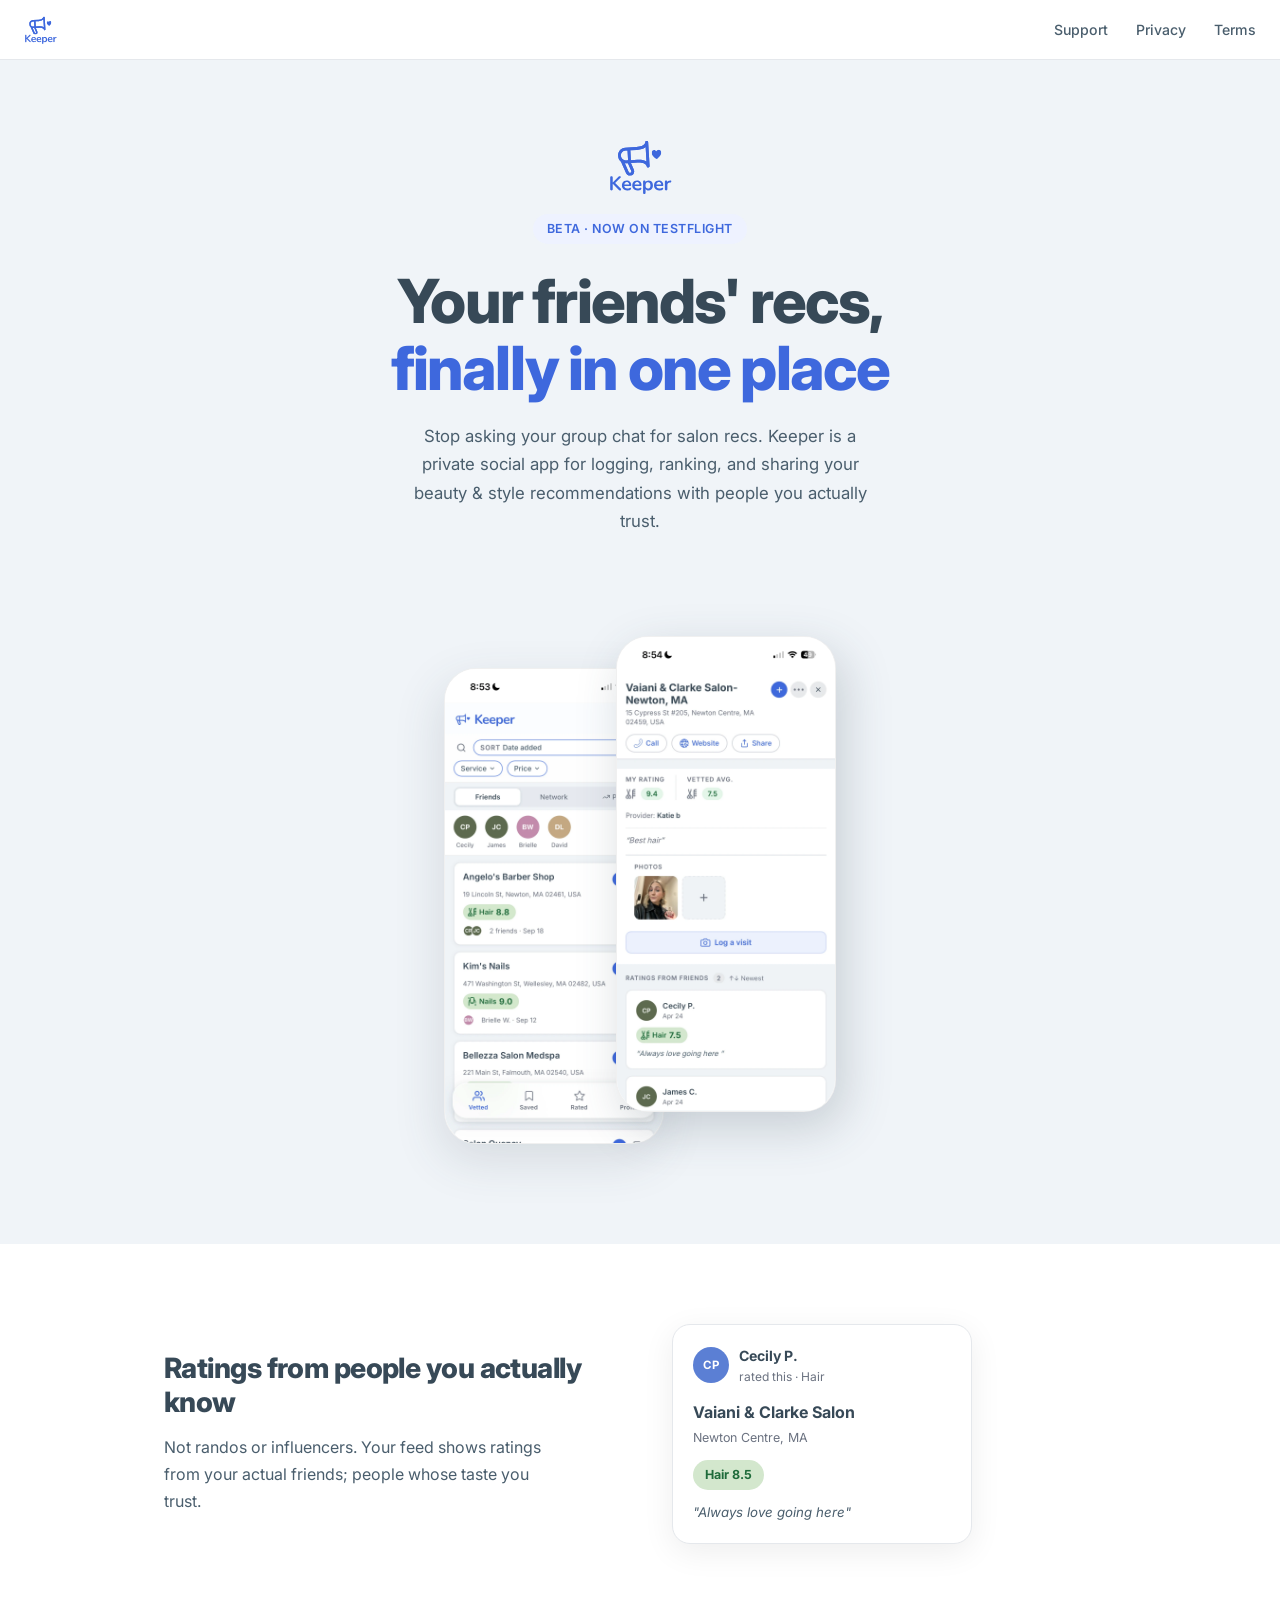
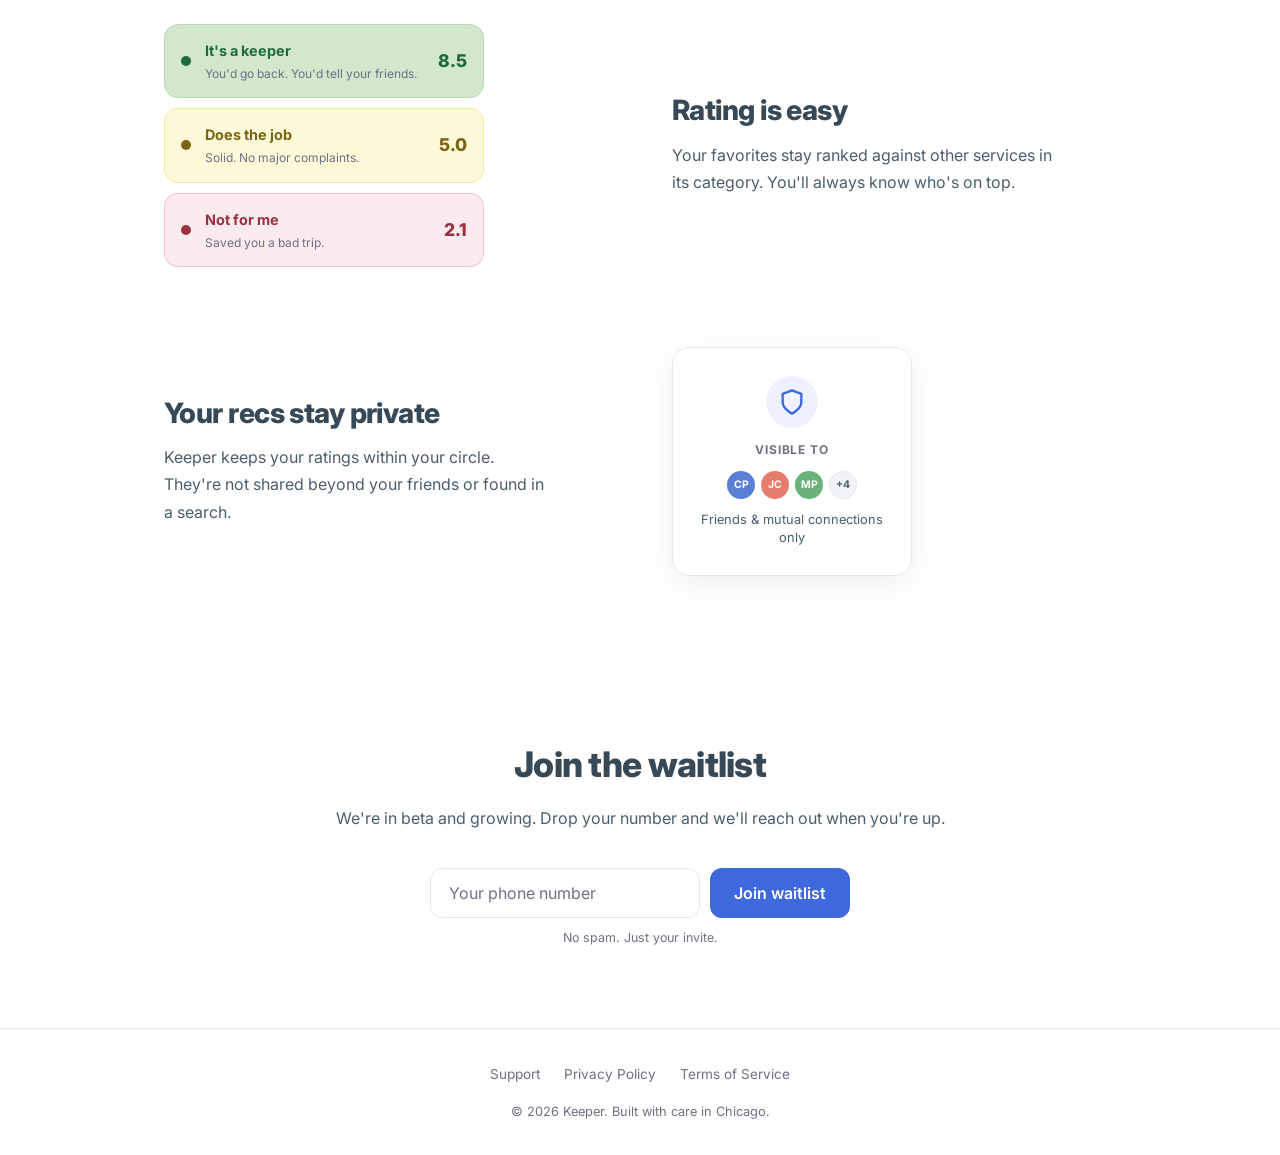
<file: index.html>
<!DOCTYPE html>
<html lang="en">
<head>
  <meta charset="UTF-8" />
  <meta name="viewport" content="width=device-width, initial-scale=1.0" />
  <title>Keeper — Beauty recs from people you trust</title>
  <meta name="description" content="Keeper is the social ratings app for beauty and wellness. See where your friends get their hair, nails, brows, and more." />

  <!-- Open Graph / iMessage link preview -->
  <meta property="og:type"        content="website" />
  <meta property="og:url"         content="https://try-keeper.com" />
  <meta property="og:title"       content="Keeper — Beauty recs from people you trust" />
  <meta property="og:description" content="Stop asking your group chat for salon recs. Keeper lets you search, rank, and share all your beauty recommendations." />
  <meta property="og:image"       content="https://try-keeper.com/og-image.png" />
  <meta property="og:image:width"  content="1200" />
  <meta property="og:image:height" content="630" />

  <!-- Twitter / fallback -->
  <meta name="twitter:card"        content="summary_large_image" />
  <meta name="twitter:title"       content="Keeper — Beauty recs from people you trust" />
  <meta name="twitter:description" content="Stop asking your group chat for salon recs. Keeper lets you search, rank, and share all your beauty recommendations." />
  <meta name="twitter:image"       content="https://try-keeper.com/og-image.png" />

  <link rel="icon" href="favicon.svg" type="image/svg+xml" />
  <link rel="stylesheet" href="style.css" />
</head>
<body>

  <nav>
    <a href="index.html" class="nav-logo"><img src="logo.svg" alt="Keeper" /></a>
    <ul class="nav-links">
      <li><a href="support.html">Support</a></li>
      <li><a href="privacy.html">Privacy</a></li>
      <li><a href="terms.html">Terms</a></li>
    </ul>
  </nav>

  <!-- Hero -->
  <section class="hero" id="join">
    <div class="hero-inner">
      <img src="logo.svg" alt="Keeper" class="hero-logo" />
      <div class="hero-badge">Beta · Now on TestFlight</div>
      <h1>Your friends' recs,<br><span>finally in one place</span></h1>
      <p class="hero-sub">
        Stop asking your group chat for salon recs.
        Keeper is a private social app for logging, ranking, and sharing your beauty &amp; style recommendations with people you actually trust.
      </p>
    </div>
  </section>

  <!-- App Screenshots -->
  <section class="screenshots-section">
    <div class="screenshots-inner">
      <div class="screenshot-phone screenshot-phone--back">
        <img src="screenshot-feed.png" alt="Keeper home feed" />
      </div>
      <div class="screenshot-phone screenshot-phone--front">
        <img src="screenshot-detail.png" alt="Keeper rating screen" />
      </div>
    </div>
  </section>

  <!-- Three differentiators with inline UI -->
  <section class="section diff-section">
    <div class="diff-item">
      <div class="diff-text">
        <h3 class="diff-heading">Ratings from people you actually know</h3>
        <p class="diff-desc">Not randos or influencers. Your feed shows ratings from your actual friends; people whose taste you trust.</p>
      </div>
      <div class="diff-ui">
        <div class="ui-card">
          <div class="ui-card-header">
            <div class="ui-avatar" style="background:#5B7FD4">CP</div>
            <div>
              <div class="ui-friend-name">Cecily P.</div>
              <div class="ui-meta">rated this · Hair</div>
            </div>
          </div>
          <div class="ui-salon-name">Vaiani &amp; Clarke Salon</div>
          <div class="ui-address">Newton Centre, MA</div>
          <div class="ui-chips">
            <span class="ui-chip ui-chip-keeper">Hair 8.5</span>
          </div>
          <div class="ui-note">"Always love going here"</div>
        </div>
      </div>
    </div>

    <div class="diff-item diff-item--flip">
      <div class="diff-text">
        <h3 class="diff-heading">Rating is easy</h3>
        <p class="diff-desc">Your favorites stay ranked against other services in its category. You'll always know who's on top.</p>
      </div>
      <div class="diff-ui">
        <div class="ui-tier-stack">
          <div class="ui-tier-row ui-tier-keeper">
            <div class="ui-tier-dot"></div>
            <div>
              <div class="ui-tier-label">It's a keeper</div>
              <div class="ui-tier-sub">You'd go back. You'd tell your friends.</div>
            </div>
            <div class="ui-tier-score">8.5</div>
          </div>
          <div class="ui-tier-row ui-tier-solid">
            <div class="ui-tier-dot"></div>
            <div>
              <div class="ui-tier-label">Does the job</div>
              <div class="ui-tier-sub">Solid. No major complaints.</div>
            </div>
            <div class="ui-tier-score">5.0</div>
          </div>
          <div class="ui-tier-row ui-tier-nope">
            <div class="ui-tier-dot"></div>
            <div>
              <div class="ui-tier-label">Not for me</div>
              <div class="ui-tier-sub">Saved you a bad trip.</div>
            </div>
            <div class="ui-tier-score">2.1</div>
          </div>
        </div>
      </div>
    </div>

    <div class="diff-item">
      <div class="diff-text">
        <h3 class="diff-heading">Your recs stay private</h3>
        <p class="diff-desc">Keeper keeps your ratings within your circle. They're not shared beyond your friends or found in a search.</p>
      </div>
      <div class="diff-ui">
        <div class="ui-card ui-card-privacy">
          <div class="ui-privacy-icon">
            <svg viewBox="0 0 24 24" fill="none" stroke="currentColor" stroke-width="2" stroke-linecap="round" stroke-linejoin="round" width="28" height="28"><path d="M12 22s8-4 8-10V5l-8-3-8 3v7c0 6 8 10 8 10z"/></svg>
          </div>
          <div class="ui-privacy-label">Visible to</div>
          <div class="ui-privacy-row">
            <div class="ui-avatar ui-avatar-sm" style="background:#5B7FD4">CP</div>
            <div class="ui-avatar ui-avatar-sm" style="background:#E47D6C">JC</div>
            <div class="ui-avatar ui-avatar-sm" style="background:#68B37A">MP</div>
            <div class="ui-avatar-more">+4</div>
          </div>
          <div class="ui-privacy-sub">Friends &amp; mutual connections only</div>
        </div>
      </div>
    </div>
  </section>

  <!-- CTA -->
  <section class="cta-section">
    <h2>Join the waitlist</h2>
    <p>We're in beta and growing. Drop your number and we'll reach out when you're up.</p>
    <form class="waitlist-form" id="waitlist-form-2" onsubmit="submitWaitlist(event, '2')">
      <input type="tel" id="phone-input-2" class="waitlist-input" placeholder="Your phone number" autocomplete="tel" required />
      <button type="submit" class="waitlist-btn" id="waitlist-btn-2">Join waitlist</button>
    </form>
    <div class="waitlist-hint">No spam. Just your invite.</div>
    <div class="waitlist-success" id="waitlist-success-2">You're on the list — we'll be in touch.</div>
    <div class="waitlist-error" id="waitlist-error-2">Something went wrong. Please try again.</div>
  </section>

  <footer>
    <ul class="footer-links">
      <li><a href="support.html">Support</a></li>
      <li><a href="privacy.html">Privacy Policy</a></li>
      <li><a href="terms.html">Terms of Service</a></li>
    </ul>
    <p class="footer-copy">© 2026 Keeper. Built with care in Chicago.</p>
  </footer>

  <script>
    const SUPABASE_URL = 'https://nqgkzilrzhgejvrcrtav.supabase.co'
    const SUPABASE_KEY = 'eyJhbGciOiJIUzI1NiIsInR5cCI6IkpXVCJ9.eyJpc3MiOiJzdXBhYmFzZSIsInJlZiI6Im5xZ2t6aWxyemhnZWp2cmNydGF2Iiwicm9sZSI6ImFub24iLCJpYXQiOjE3NzM2OTQ0OTAsImV4cCI6MjA4OTI3MDQ5MH0.r1vMxF3nzIfleIJajOIeuGA6wNvbadWpR5juSC9SWi4'

    function normalizePhone(raw) { return raw.replace(/\D/g, '') }

    async function submitWaitlist(e, suffix = '') {
      e.preventDefault()
      const phone   = normalizePhone(document.getElementById(`phone-input${suffix ? '-' + suffix : ''}`).value)
      const btn     = document.getElementById(`waitlist-btn${suffix ? '-' + suffix : ''}`)
      const form    = document.getElementById(`waitlist-form${suffix ? '-' + suffix : ''}`)
      const success = document.getElementById(`waitlist-success${suffix ? '-' + suffix : ''}`)
      const error   = document.getElementById(`waitlist-error${suffix ? '-' + suffix : ''}`)

      if (phone.length < 7) { error.textContent = 'Please enter a valid phone number.'; error.style.display = 'block'; return }

      btn.disabled = true
      btn.textContent = 'Joining…'
      error.style.display = 'none'

      try {
        const res = await fetch(`${SUPABASE_URL}/rest/v1/waitlist`, {
          method: 'POST',
          headers: { 'Content-Type': 'application/json', 'apikey': SUPABASE_KEY, 'Authorization': `Bearer ${SUPABASE_KEY}`, 'Prefer': 'return=minimal' },
          body: JSON.stringify({ phone }),
        })
        if (res.ok || res.status === 409) {
          form.style.display = 'none'
          success.style.display = 'flex'
        } else {
          throw new Error(`Status ${res.status}`)
        }
      } catch {
        btn.disabled = false
        btn.textContent = suffix ? 'Join waitlist' : 'Get early access'
        error.style.display = 'block'
      }
    }
  </script>
</body>
</html>
</file>
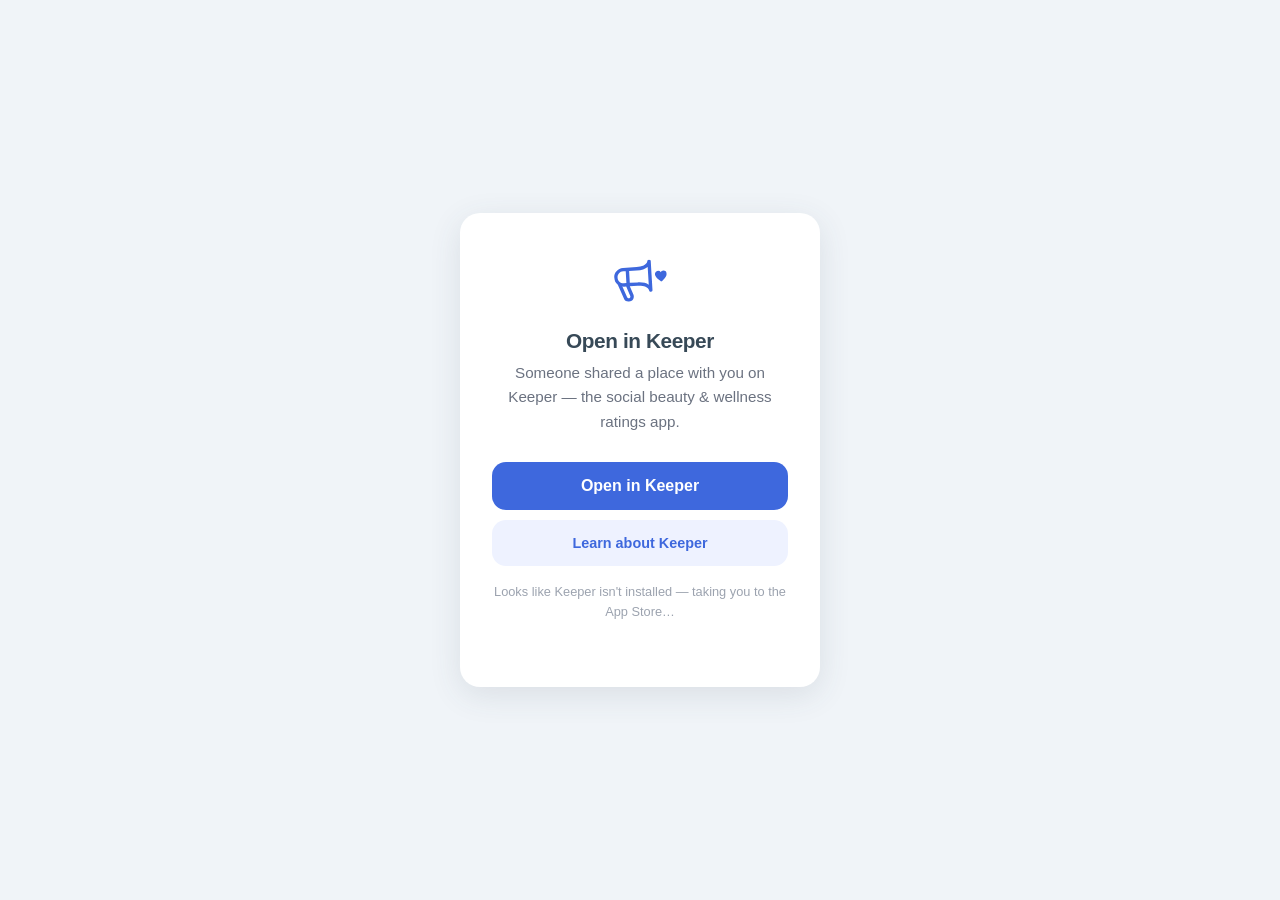
<file: place/index.html>
<!DOCTYPE html>
<html lang="en">
<head>
  <meta charset="UTF-8" />
  <meta name="viewport" content="width=device-width, initial-scale=1.0" />

  <!-- Primary -->
  <title>Keeper — Beauty recs from people you trust</title>
  <meta name="description" content="See ratings from people in your circle on Keeper — the beauty and wellness rec app." />

  <!-- Open Graph (drives the iMessage / Slack / Twitter link preview) -->
  <meta property="og:type"        content="website" />
  <meta property="og:site_name"   content="Keeper" />
  <meta property="og:title"       content="Check out this place on Keeper" />
  <meta property="og:description" content="See what your friends rated — hair, nails, skin, and more." />
  <meta property="og:image"       content="https://try-keeper.com/og-image.png" />
  <meta property="og:url"         content="https://try-keeper.com" />

  <!-- Twitter card -->
  <meta name="twitter:card"        content="summary_large_image" />
  <meta name="twitter:title"       content="Check out this place on Keeper" />
  <meta name="twitter:description" content="See what your friends rated — hair, nails, skin, and more." />
  <meta name="twitter:image"       content="https://try-keeper.com/og-image.png" />

  <link rel="icon" href="/favicon.svg" type="image/svg+xml" />

  <style>
    *, *::before, *::after { margin: 0; padding: 0; box-sizing: border-box; }
    body {
      font-family: -apple-system, 'Inter', sans-serif;
      background: #F0F4F8;
      color: #374957;
      min-height: 100vh;
      display: flex;
      align-items: center;
      justify-content: center;
      padding: 24px;
      text-align: center;
    }
    .card {
      background: white;
      border-radius: 20px;
      padding: 40px 32px 36px;
      max-width: 360px;
      width: 100%;
      box-shadow: 0 8px 32px rgba(55,73,87,0.12);
    }
    .logo { width: 56px; height: 56px; margin: 0 auto 20px; display: block; }
    h1 { font-size: 1.3rem; font-weight: 800; margin-bottom: 8px; letter-spacing: -0.02em; }
    p  { font-size: 0.95rem; color: #6B7280; line-height: 1.6; margin-bottom: 28px; }
    .btn {
      display: block;
      width: 100%;
      padding: 15px 20px;
      border-radius: 14px;
      font-size: 1rem;
      font-weight: 600;
      text-decoration: none;
      cursor: pointer;
      border: none;
      margin-bottom: 10px;
      transition: opacity 0.15s;
    }
    .btn:active { opacity: 0.8; }
    .btn-primary { background: #3E68DD; color: white; }
    .btn-secondary {
      background: #EEF2FF;
      color: #3E68DD;
      font-size: 0.9rem;
    }
    .status {
      font-size: 0.8rem;
      color: #9CA3AF;
      margin-top: 16px;
    }
  </style>
</head>
<body>
  <div class="card">
    <img src="/favicon.svg" alt="Keeper" class="logo" />
    <h1>Open in Keeper</h1>
    <p>Someone shared a place with you on Keeper — the social beauty &amp; wellness ratings app.</p>
    <button class="btn btn-primary" id="open-btn" onclick="tryOpenApp()">Open in Keeper</button>
    <a class="btn btn-secondary" href="/" id="web-btn">Learn about Keeper</a>
    <p class="status" id="status"></p>
  </div>

  <script>
    // Extract place ID from URL path: /place/abc123
    const parts   = window.location.pathname.replace(/\/$/, '').split('/')
    const placeId = parts[parts.length - 1] || ''

    function tryOpenApp() {
      if (!placeId) return

      const scheme  = `keeper://place/${placeId}`
      const appStore = 'https://apps.apple.com/us/app/keeper/id6746858298'

      // Attempt to open via custom URL scheme
      window.location.href = scheme

      // If we're still here after 1.5s, the app isn't installed — go to App Store
      const timer = setTimeout(() => {
        document.getElementById('status').textContent = "Looks like Keeper isn't installed — taking you to the App Store…"
        setTimeout(() => { window.location.href = appStore }, 800)
      }, 1500)

      // If the page loses focus (app opened successfully), cancel the redirect
      window.addEventListener('blur', () => clearTimeout(timer), { once: true })
    }

    // Auto-attempt on page load when a place ID is present
    if (placeId) {
      setTimeout(tryOpenApp, 300)
    }
  </script>
</body>
</html>
</file>
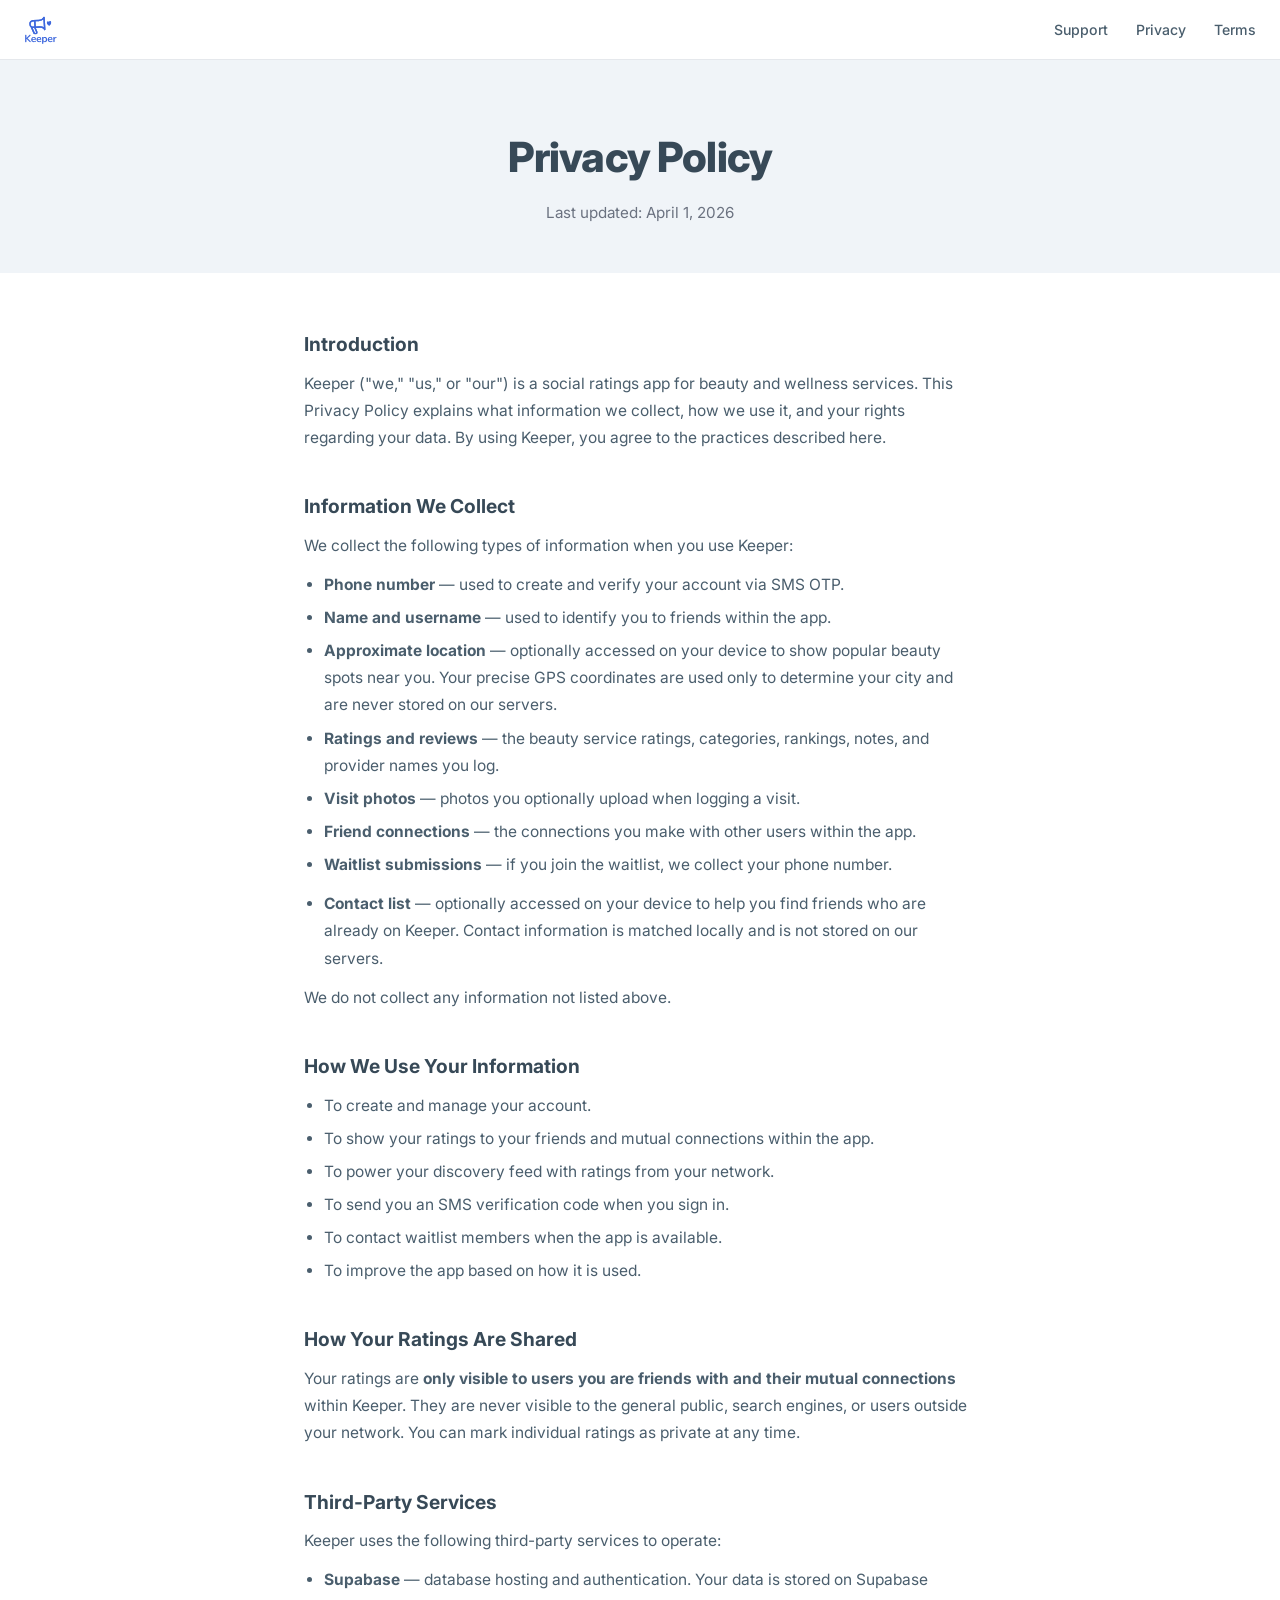
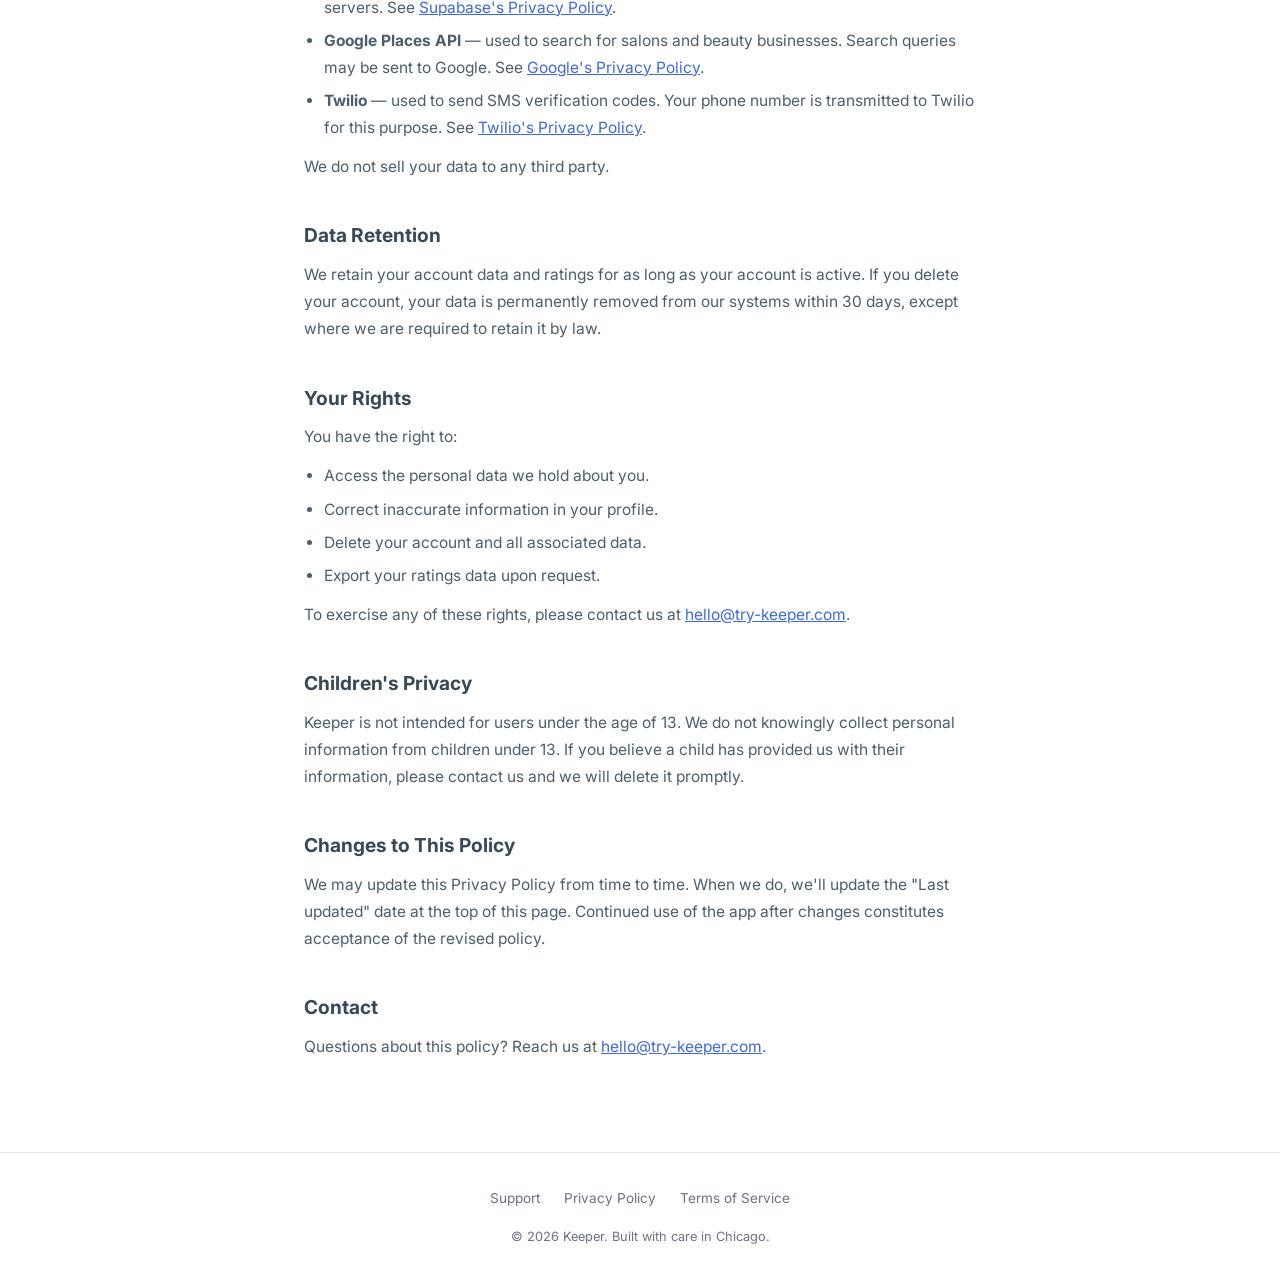
<file: privacy.html>
<!DOCTYPE html>
<html lang="en">
<head>
  <meta charset="UTF-8" />
  <meta name="viewport" content="width=device-width, initial-scale=1.0" />
  <title>Privacy Policy — Keeper</title>
  <link rel="icon" href="favicon.svg" type="image/svg+xml" />
  <link rel="stylesheet" href="style.css" />
</head>
<body>

  <nav>
    <a href="index.html" class="nav-logo"><img src="logo.svg" alt="Keeper" /></a>
    <ul class="nav-links">
      <li><a href="support.html">Support</a></li>
      <li><a href="privacy.html">Privacy</a></li>
      <li><a href="terms.html">Terms</a></li>
    </ul>
  </nav>

  <div class="prose-hero">
    <h1>Privacy Policy</h1>
    <p>Last updated: April 1, 2026</p>
  </div>

  <div class="prose">

    <h2>Introduction</h2>
    <p>
      Keeper ("we," "us," or "our") is a social ratings app for beauty and wellness services.
      This Privacy Policy explains what information we collect, how we use it, and your rights
      regarding your data. By using Keeper, you agree to the practices described here.
    </p>

    <h2>Information We Collect</h2>
    <p>We collect the following types of information when you use Keeper:</p>
    <ul>
      <li><strong>Phone number</strong> — used to create and verify your account via SMS OTP.</li>
      <li><strong>Name and username</strong> — used to identify you to friends within the app.</li>
      <li><strong>Approximate location</strong> — optionally accessed on your device to show popular beauty spots near you. Your precise GPS coordinates are used only to determine your city and are never stored on our servers.</li>
      <li><strong>Ratings and reviews</strong> — the beauty service ratings, categories, rankings, notes, and provider names you log.</li>
      <li><strong>Visit photos</strong> — photos you optionally upload when logging a visit.</li>
      <li><strong>Friend connections</strong> — the connections you make with other users within the app.</li>
      <li><strong>Waitlist submissions</strong> — if you join the waitlist, we collect your phone number.</li>
    </ul>
    <ul>
      <li><strong>Contact list</strong> — optionally accessed on your device to help you find friends who are already on Keeper. Contact information is matched locally and is not stored on our servers.</li>
    </ul>
    <p>We do not collect any information not listed above.</p>

    <h2>How We Use Your Information</h2>
    <ul>
      <li>To create and manage your account.</li>
      <li>To show your ratings to your friends and mutual connections within the app.</li>
      <li>To power your discovery feed with ratings from your network.</li>
      <li>To send you an SMS verification code when you sign in.</li>
      <li>To contact waitlist members when the app is available.</li>
      <li>To improve the app based on how it is used.</li>
    </ul>

    <h2>How Your Ratings Are Shared</h2>
    <p>
      Your ratings are <strong>only visible to users you are friends with and their mutual connections</strong>
      within Keeper. They are never visible to the general public, search engines, or users outside
      your network. You can mark individual ratings as private at any time.
    </p>

    <h2>Third-Party Services</h2>
    <p>Keeper uses the following third-party services to operate:</p>
    <ul>
      <li><strong>Supabase</strong> — database hosting and authentication. Your data is stored on Supabase servers. See <a href="https://supabase.com/privacy" target="_blank" rel="noopener">Supabase's Privacy Policy</a>.</li>
      <li><strong>Google Places API</strong> — used to search for salons and beauty businesses. Search queries may be sent to Google. See <a href="https://policies.google.com/privacy" target="_blank" rel="noopener">Google's Privacy Policy</a>.</li>
      <li><strong>Twilio</strong> — used to send SMS verification codes. Your phone number is transmitted to Twilio for this purpose. See <a href="https://www.twilio.com/en-us/legal/privacy" target="_blank" rel="noopener">Twilio's Privacy Policy</a>.</li>
    </ul>
    <p>We do not sell your data to any third party.</p>

    <h2>Data Retention</h2>
    <p>
      We retain your account data and ratings for as long as your account is active.
      If you delete your account, your data is permanently removed from our systems within 30 days,
      except where we are required to retain it by law.
    </p>

    <h2>Your Rights</h2>
    <p>You have the right to:</p>
    <ul>
      <li>Access the personal data we hold about you.</li>
      <li>Correct inaccurate information in your profile.</li>
      <li>Delete your account and all associated data.</li>
      <li>Export your ratings data upon request.</li>
    </ul>
    <p>
      To exercise any of these rights, please contact us at
      <a href="mailto:hello@try-keeper.com">hello@try-keeper.com</a>.
    </p>

    <h2>Children's Privacy</h2>
    <p>
      Keeper is not intended for users under the age of 13. We do not knowingly collect
      personal information from children under 13. If you believe a child has provided
      us with their information, please contact us and we will delete it promptly.
    </p>

    <h2>Changes to This Policy</h2>
    <p>
      We may update this Privacy Policy from time to time. When we do, we'll update the
      "Last updated" date at the top of this page. Continued use of the app after changes
      constitutes acceptance of the revised policy.
    </p>

    <h2>Contact</h2>
    <p>
      Questions about this policy? Reach us at
      <a href="mailto:hello@try-keeper.com">hello@try-keeper.com</a>.
    </p>

  </div>

  <footer>
    <ul class="footer-links">
      <li><a href="support.html">Support</a></li>
      <li><a href="privacy.html">Privacy Policy</a></li>
      <li><a href="terms.html">Terms of Service</a></li>
    </ul>
    <p class="footer-copy">© 2026 Keeper. Built with care in Chicago.</p>
  </footer>

</body>
</html>
</file>
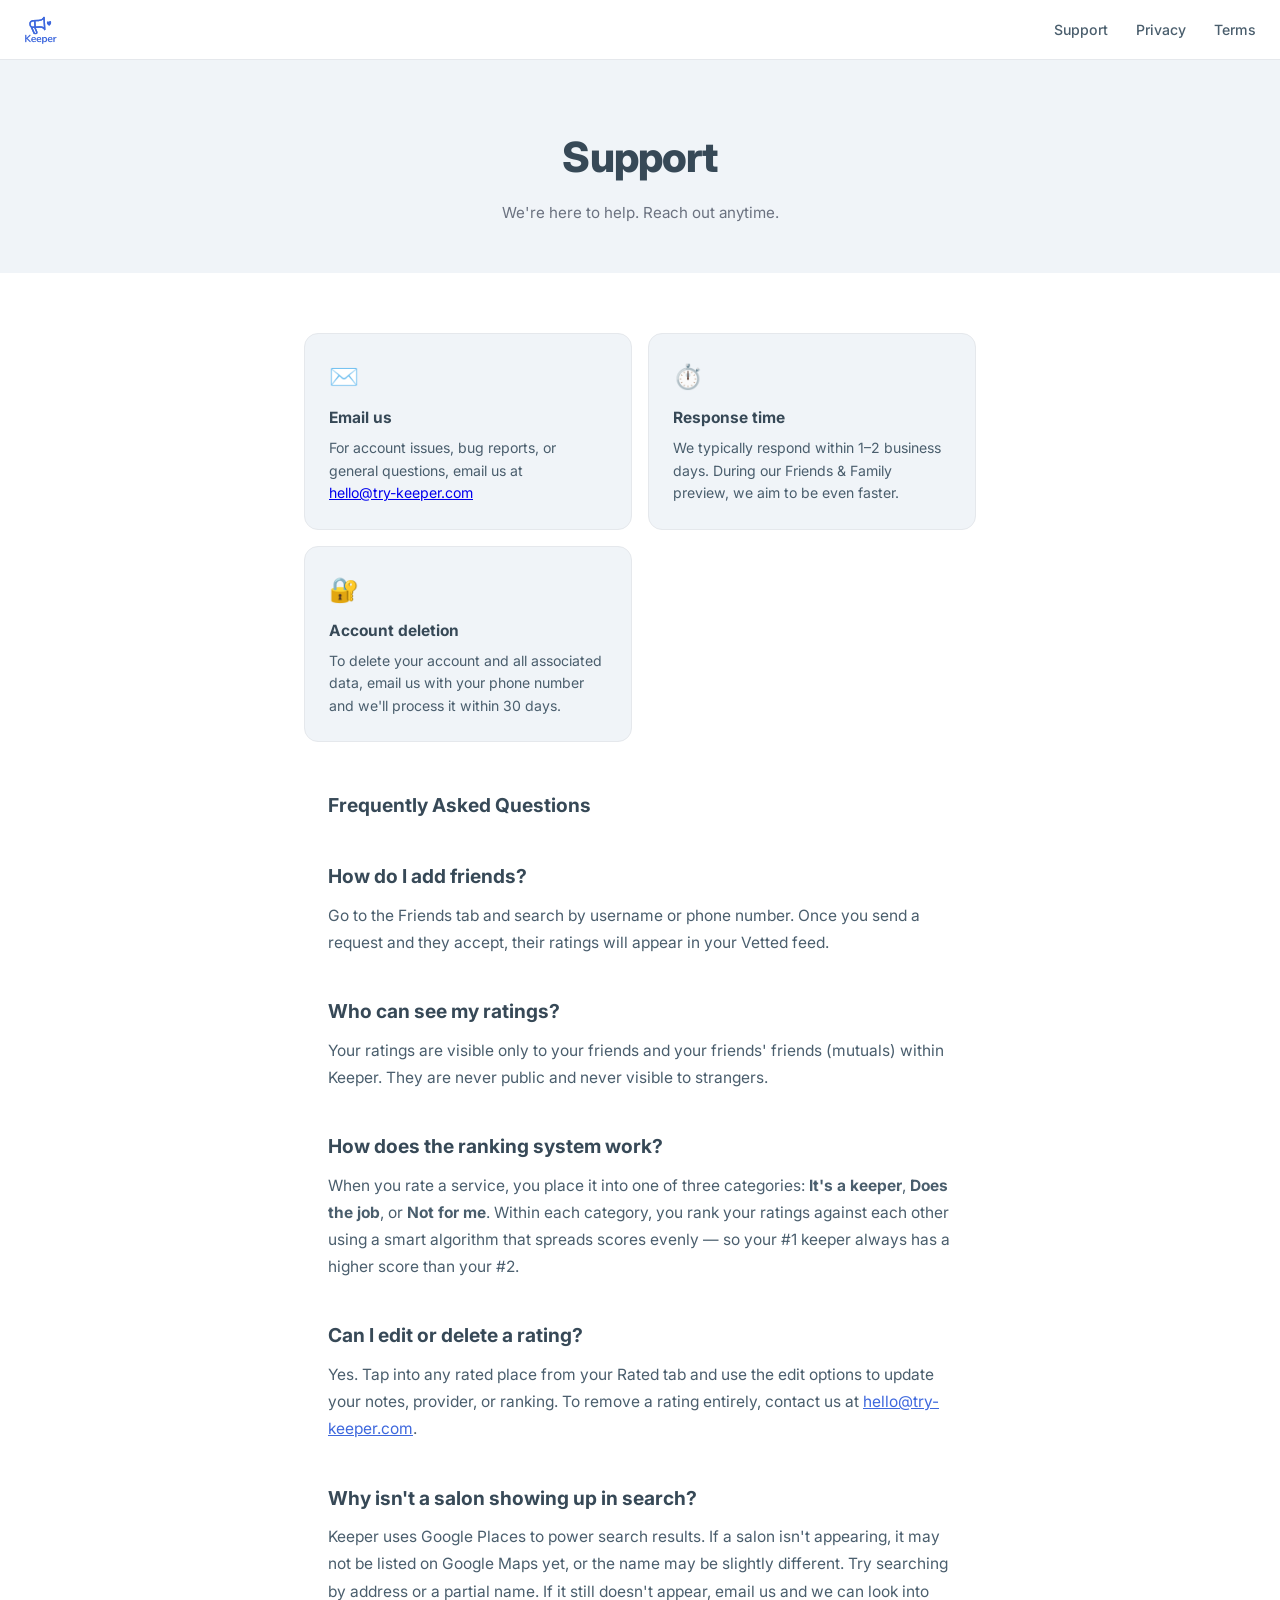
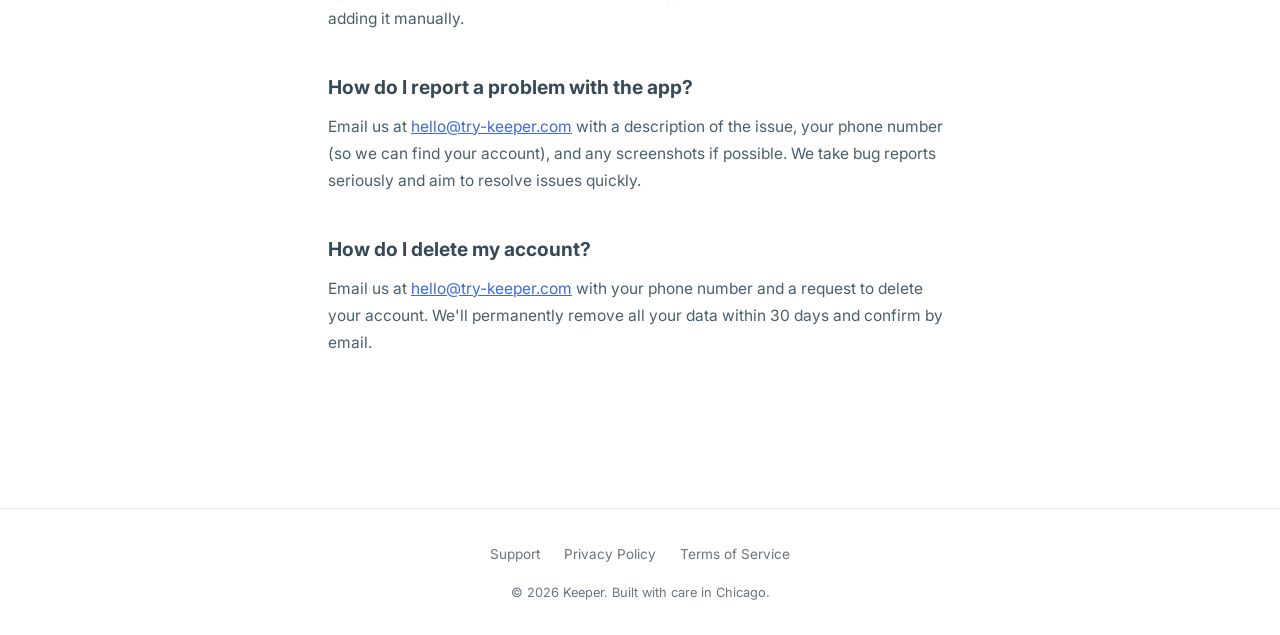
<file: support.html>
<!DOCTYPE html>
<html lang="en">
<head>
  <meta charset="UTF-8" />
  <meta name="viewport" content="width=device-width, initial-scale=1.0" />
  <title>Support — Keeper</title>
  <link rel="icon" href="favicon.svg" type="image/svg+xml" />
  <link rel="stylesheet" href="style.css" />
</head>
<body>

  <nav>
    <a href="index.html" class="nav-logo"><img src="logo.svg" alt="Keeper" /></a>
    <ul class="nav-links">
      <li><a href="support.html">Support</a></li>
      <li><a href="privacy.html">Privacy</a></li>
      <li><a href="terms.html">Terms</a></li>
    </ul>
  </nav>

  <div class="prose-hero">
    <h1>Support</h1>
    <p>We're here to help. Reach out anytime.</p>
  </div>

  <div class="section-sm">

    <div class="support-cards">
      <div class="support-card">
        <span class="support-card-icon">✉️</span>
        <div class="support-card-title">Email us</div>
        <p class="support-card-desc">
          For account issues, bug reports, or general questions, email us at<br />
          <a href="mailto:hello@try-keeper.com">hello@try-keeper.com</a>
        </p>
      </div>
      <div class="support-card">
        <span class="support-card-icon">⏱️</span>
        <div class="support-card-title">Response time</div>
        <p class="support-card-desc">We typically respond within 1–2 business days. During our Friends &amp; Family preview, we aim to be even faster.</p>
      </div>
      <div class="support-card">
        <span class="support-card-icon">🔐</span>
        <div class="support-card-title">Account deletion</div>
        <p class="support-card-desc">To delete your account and all associated data, email us with your phone number and we'll process it within 30 days.</p>
      </div>
    </div>

    <div class="prose" style="padding-top: 0;">

      <h2>Frequently Asked Questions</h2>

      <h2>How do I add friends?</h2>
      <p>
        Go to the Friends tab and search by username or phone number.
        Once you send a request and they accept, their ratings will appear in your Vetted feed.
      </p>

      <h2>Who can see my ratings?</h2>
      <p>
        Your ratings are visible only to your friends and your friends' friends (mutuals) within Keeper.
        They are never public and never visible to strangers.
      </p>

      <h2>How does the ranking system work?</h2>
      <p>
        When you rate a service, you place it into one of three categories: <strong>It's a keeper</strong>,
        <strong>Does the job</strong>, or <strong>Not for me</strong>. Within each category,
        you rank your ratings against each other using a smart algorithm that spreads scores evenly
        — so your #1 keeper always has a higher score than your #2.
      </p>

      <h2>Can I edit or delete a rating?</h2>
      <p>
        Yes. Tap into any rated place from your Rated tab and use the edit options to update your
        notes, provider, or ranking. To remove a rating entirely, contact us at
        <a href="mailto:hello@try-keeper.com">hello@try-keeper.com</a>.
      </p>

      <h2>Why isn't a salon showing up in search?</h2>
      <p>
        Keeper uses Google Places to power search results. If a salon isn't appearing, it may not be
        listed on Google Maps yet, or the name may be slightly different. Try searching by address
        or a partial name. If it still doesn't appear, email us and we can look into adding it manually.
      </p>

      <h2>How do I report a problem with the app?</h2>
      <p>
        Email us at <a href="mailto:hello@try-keeper.com">hello@try-keeper.com</a> with a description of the issue,
        your phone number (so we can find your account), and any screenshots if possible.
        We take bug reports seriously and aim to resolve issues quickly.
      </p>

      <h2>How do I delete my account?</h2>
      <p>
        Email us at <a href="mailto:hello@try-keeper.com">hello@try-keeper.com</a> with your phone number and
        a request to delete your account. We'll permanently remove all your data within 30 days
        and confirm by email.
      </p>

    </div>
  </div>

  <footer>
    <ul class="footer-links">
      <li><a href="support.html">Support</a></li>
      <li><a href="privacy.html">Privacy Policy</a></li>
      <li><a href="terms.html">Terms of Service</a></li>
    </ul>
    <p class="footer-copy">© 2026 Keeper. Built with care in Chicago.</p>
  </footer>

</body>
</html>
</file>
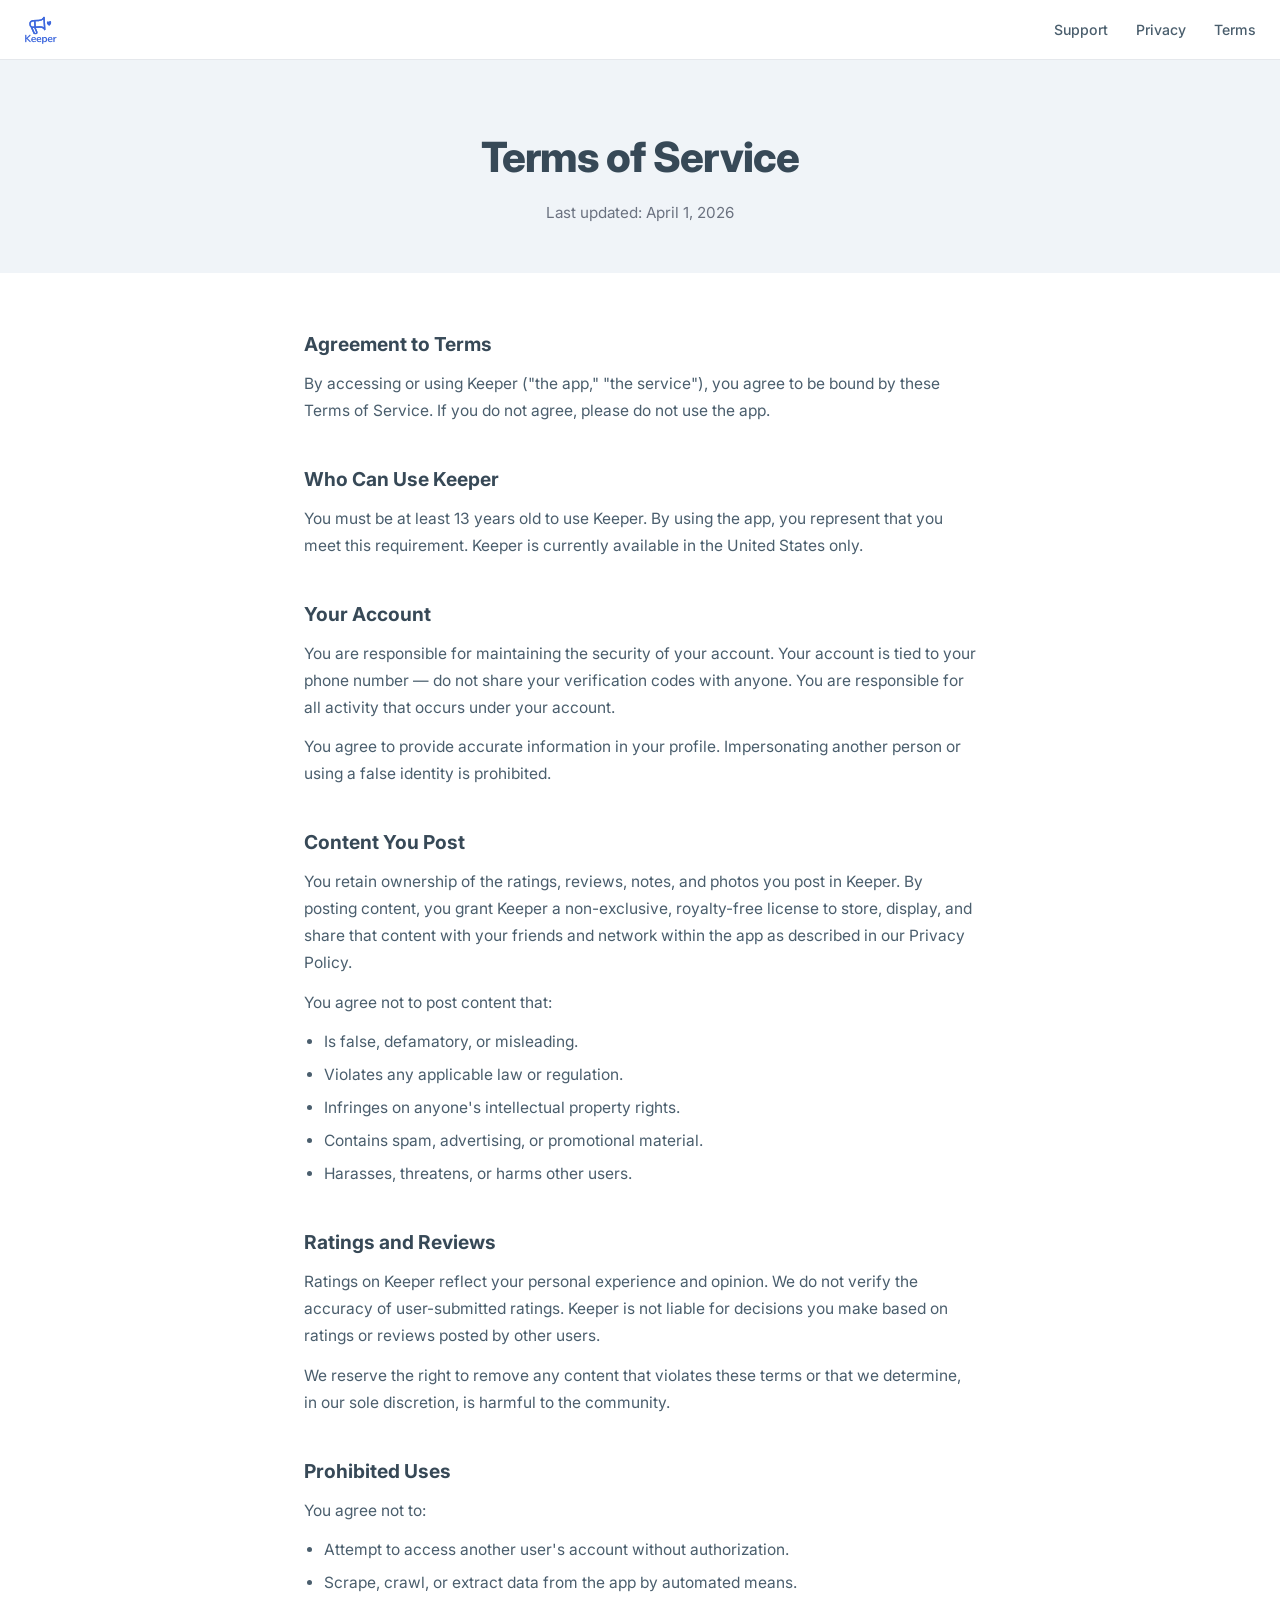
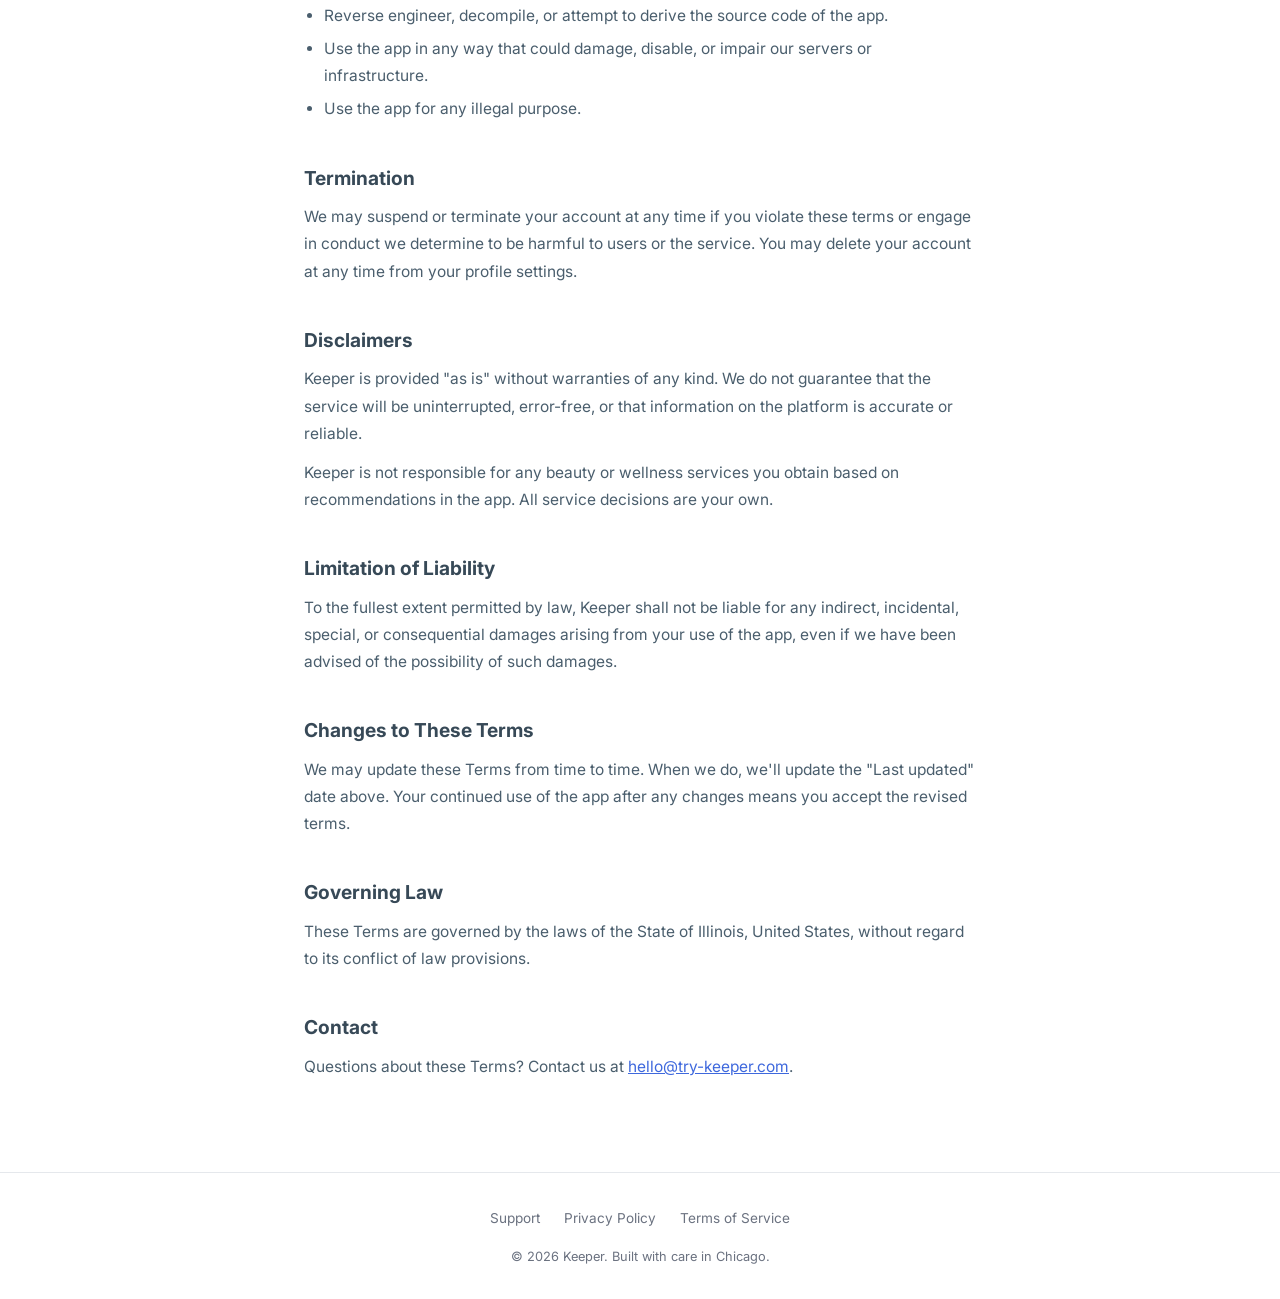
<file: terms.html>
<!DOCTYPE html>
<html lang="en">
<head>
  <meta charset="UTF-8" />
  <meta name="viewport" content="width=device-width, initial-scale=1.0" />
  <title>Terms of Service — Keeper</title>
  <link rel="icon" href="favicon.svg" type="image/svg+xml" />
  <link rel="stylesheet" href="style.css" />
</head>
<body>

  <nav>
    <a href="index.html" class="nav-logo"><img src="logo.svg" alt="Keeper" /></a>
    <ul class="nav-links">
      <li><a href="support.html">Support</a></li>
      <li><a href="privacy.html">Privacy</a></li>
      <li><a href="terms.html">Terms</a></li>
    </ul>
  </nav>

  <div class="prose-hero">
    <h1>Terms of Service</h1>
    <p>Last updated: April 1, 2026</p>
  </div>

  <div class="prose">

    <h2>Agreement to Terms</h2>
    <p>
      By accessing or using Keeper ("the app," "the service"), you agree to be bound by these
      Terms of Service. If you do not agree, please do not use the app.
    </p>

    <h2>Who Can Use Keeper</h2>
    <p>
      You must be at least 13 years old to use Keeper. By using the app, you represent that
      you meet this requirement. Keeper is currently available in the United States only.
    </p>

    <h2>Your Account</h2>
    <p>
      You are responsible for maintaining the security of your account. Your account is
      tied to your phone number — do not share your verification codes with anyone.
      You are responsible for all activity that occurs under your account.
    </p>
    <p>
      You agree to provide accurate information in your profile. Impersonating another
      person or using a false identity is prohibited.
    </p>

    <h2>Content You Post</h2>
    <p>
      You retain ownership of the ratings, reviews, notes, and photos you post in Keeper.
      By posting content, you grant Keeper a non-exclusive, royalty-free license to store,
      display, and share that content with your friends and network within the app as
      described in our Privacy Policy.
    </p>
    <p>You agree not to post content that:</p>
    <ul>
      <li>Is false, defamatory, or misleading.</li>
      <li>Violates any applicable law or regulation.</li>
      <li>Infringes on anyone's intellectual property rights.</li>
      <li>Contains spam, advertising, or promotional material.</li>
      <li>Harasses, threatens, or harms other users.</li>
    </ul>

    <h2>Ratings and Reviews</h2>
    <p>
      Ratings on Keeper reflect your personal experience and opinion. We do not verify
      the accuracy of user-submitted ratings. Keeper is not liable for decisions you make
      based on ratings or reviews posted by other users.
    </p>
    <p>
      We reserve the right to remove any content that violates these terms or that we
      determine, in our sole discretion, is harmful to the community.
    </p>

    <h2>Prohibited Uses</h2>
    <p>You agree not to:</p>
    <ul>
      <li>Attempt to access another user's account without authorization.</li>
      <li>Scrape, crawl, or extract data from the app by automated means.</li>
      <li>Reverse engineer, decompile, or attempt to derive the source code of the app.</li>
      <li>Use the app in any way that could damage, disable, or impair our servers or infrastructure.</li>
      <li>Use the app for any illegal purpose.</li>
    </ul>

    <h2>Termination</h2>
    <p>
      We may suspend or terminate your account at any time if you violate these terms or
      engage in conduct we determine to be harmful to users or the service. You may delete
      your account at any time from your profile settings.
    </p>

    <h2>Disclaimers</h2>
    <p>
      Keeper is provided "as is" without warranties of any kind. We do not guarantee
      that the service will be uninterrupted, error-free, or that information on the
      platform is accurate or reliable.
    </p>
    <p>
      Keeper is not responsible for any beauty or wellness services you obtain based on
      recommendations in the app. All service decisions are your own.
    </p>

    <h2>Limitation of Liability</h2>
    <p>
      To the fullest extent permitted by law, Keeper shall not be liable for any indirect,
      incidental, special, or consequential damages arising from your use of the app,
      even if we have been advised of the possibility of such damages.
    </p>

    <h2>Changes to These Terms</h2>
    <p>
      We may update these Terms from time to time. When we do, we'll update the
      "Last updated" date above. Your continued use of the app after any changes
      means you accept the revised terms.
    </p>

    <h2>Governing Law</h2>
    <p>
      These Terms are governed by the laws of the State of Illinois, United States,
      without regard to its conflict of law provisions.
    </p>

    <h2>Contact</h2>
    <p>
      Questions about these Terms? Contact us at
      <a href="mailto:hello@try-keeper.com">hello@try-keeper.com</a>.
    </p>

  </div>

  <footer>
    <ul class="footer-links">
      <li><a href="support.html">Support</a></li>
      <li><a href="privacy.html">Privacy Policy</a></li>
      <li><a href="terms.html">Terms of Service</a></li>
    </ul>
    <p class="footer-copy">© 2026 Keeper. Built with care in Chicago.</p>
  </footer>

</body>
</html>
</file>
<file: style.css>
@import url('https://fonts.googleapis.com/css2?family=Inter:wght@300;400;500;600;700;800&family=Nunito:wght@400;600;700;800;900&display=swap');

*, *::before, *::after { margin: 0; padding: 0; box-sizing: border-box; }

:root {
  --blue: #3E68DD;
  --blue-dark: #2C52C4;
  --blue-pale: #EEF2FF;
  --dark: #374957;
  --dark-mid: #4A5E6D;
  --dark-light: #6B7280;
  --bg: #F0F4F8;
  --surface: #FFFFFF;
  --border: #E5E8EC;
}

html { scroll-behavior: smooth; }

body {
  font-family: 'Inter', sans-serif;
  color: var(--dark);
  background: var(--surface);
  -webkit-font-smoothing: antialiased;
  line-height: 1.6;
}

/* ── Nav ── */
nav {
  position: sticky;
  top: 0;
  z-index: 100;
  background: rgba(255,255,255,0.92);
  backdrop-filter: blur(12px);
  border-bottom: 1px solid var(--border);
  padding: 0 24px;
  height: 60px;
  display: flex;
  align-items: center;
  justify-content: space-between;
}

.nav-logo {
  display: flex;
  align-items: center;
  text-decoration: none;
  flex-shrink: 0;
}

.nav-logo img {
  height: 28px;
  width: auto;
  display: block;
}

.nav-links {
  display: flex;
  gap: 28px;
  list-style: none;
}

.nav-links a {
  font-size: 0.88rem;
  font-weight: 500;
  color: var(--dark-mid);
  text-decoration: none;
  transition: color 0.15s;
}

.nav-links a:hover { color: var(--blue); }

/* ── Sections ── */
.section { padding: 80px 24px; max-width: 960px; margin: 0 auto; }
.section-sm { padding: 60px 24px; max-width: 720px; margin: 0 auto; }
.section-wide { padding: 80px 24px; max-width: 1100px; margin: 0 auto; }

/* ── Hero ── */
.hero {
  background: var(--bg);
  padding: 80px 24px 60px;
  text-align: center;
}

.hero-inner { max-width: 680px; margin: 0 auto; }

.hero-logo {
  width: 64px;
  height: auto;
  margin: 0 auto 20px;
  display: block;
}

.hero-badge {
  display: inline-flex;
  align-items: center;
  gap: 6px;
  background: var(--blue-pale);
  color: var(--blue);
  font-size: 0.78rem;
  font-weight: 600;
  padding: 5px 14px;
  border-radius: 20px;
  margin-bottom: 24px;
  letter-spacing: 0.04em;
  text-transform: uppercase;
}

.hero h1 {
  font-size: clamp(2.4rem, 6vw, 3.8rem);
  font-weight: 800;
  color: var(--dark);
  line-height: 1.1;
  letter-spacing: -0.03em;
  margin-bottom: 20px;
}

.hero h1 span { color: var(--blue); }

.hero-sub {
  font-size: 1.05rem;
  color: var(--dark-mid);
  max-width: 480px;
  margin: 0 auto 40px;
  line-height: 1.7;
}

/* ── Waitlist Form ── */
.waitlist-form {
  display: flex;
  gap: 10px;
  max-width: 420px;
  margin: 0 auto;
  flex-wrap: wrap;
  justify-content: center;
}

.waitlist-input {
  flex: 1;
  min-width: 200px;
  padding: 14px 18px;
  border: 1.5px solid var(--border);
  border-radius: 12px;
  font-family: 'Inter', sans-serif;
  font-size: 1rem;
  color: var(--dark);
  background: white;
  outline: none;
  transition: border-color 0.15s;
}

.waitlist-input:focus { border-color: var(--blue); }
.waitlist-input::placeholder { color: var(--dark-light); }

.waitlist-btn {
  padding: 14px 24px;
  background: var(--blue);
  color: white;
  border: none;
  border-radius: 12px;
  font-family: 'Inter', sans-serif;
  font-size: 1rem;
  font-weight: 600;
  cursor: pointer;
  transition: background 0.15s, transform 0.1s;
  white-space: nowrap;
}

.waitlist-btn:hover { background: var(--blue-dark); }
.waitlist-btn:active { transform: scale(0.98); }
.waitlist-btn:disabled { opacity: 0.6; cursor: not-allowed; }

.waitlist-hint {
  font-size: 0.78rem;
  color: var(--dark-light);
  text-align: center;
  margin-top: 10px;
}

.waitlist-success {
  display: none;
  align-items: center;
  justify-content: center;
  gap: 8px;
  background: #D3E7CD;
  color: #1E6B3A;
  font-size: 0.95rem;
  font-weight: 600;
  padding: 14px 24px;
  border-radius: 12px;
  margin-top: 4px;
}

.waitlist-error {
  color: #9A3040;
  font-size: 0.82rem;
  text-align: center;
  margin-top: 8px;
  display: none;
}

/* ── Screenshots Section ── */
.screenshots-section {
  background: var(--bg);
  padding: 0 24px 100px;
}

.screenshots-inner {
  max-width: 520px;
  margin: 0 auto;
  display: flex;
  justify-content: center;
  align-items: flex-start;
  position: relative;
}

.screenshot-phone {
  width: 220px;
  flex-shrink: 0;
  border-radius: 32px;
  overflow: hidden;
  border: 1px solid rgba(0,0,0,0.06);
  background: #fff;
}

.screenshot-phone img {
  width: 100%;
  display: block;
}

.screenshot-phone--back {
  position: relative;
  z-index: 1;
  margin-right: -48px;
  margin-top: 32px;
  box-shadow: -4px 16px 48px rgba(55,73,87,0.14);
}

.screenshot-phone--front {
  position: relative;
  z-index: 2;
  box-shadow: 8px 16px 48px rgba(55,73,87,0.22);
}

@media (max-width: 500px) {
  .screenshot-phone { width: 160px; border-radius: 24px; }
  .screenshot-phone--back { margin-right: -36px; margin-top: 24px; }
}

/* ── Features grid ── */
.features-label {
  font-size: 0.78rem;
  font-weight: 700;
  letter-spacing: 0.1em;
  text-transform: uppercase;
  color: var(--blue);
  margin-bottom: 12px;
}

.features-heading {
  font-size: clamp(1.6rem, 4vw, 2.2rem);
  font-weight: 800;
  letter-spacing: -0.02em;
  color: var(--dark);
  margin-bottom: 14px;
}

.features-sub {
  font-size: 1rem;
  color: var(--dark-mid);
  max-width: 520px;
  margin-bottom: 48px;
}

.features-grid {
  display: grid;
  grid-template-columns: repeat(auto-fit, minmax(260px, 1fr));
  gap: 20px;
}

.feature-card {
  background: var(--bg);
  border-radius: 16px;
  padding: 28px;
  border: 1px solid var(--border);
}

.feature-icon {
  width: 48px;
  height: 48px;
  background: var(--blue-pale);
  border-radius: 12px;
  display: flex;
  align-items: center;
  justify-content: center;
  margin-bottom: 16px;
  flex-shrink: 0;
}

.feature-icon svg {
  width: 22px;
  height: 22px;
  stroke: var(--blue);
}

.feature-title {
  font-size: 1rem;
  font-weight: 700;
  color: var(--dark);
  margin-bottom: 6px;
}

.feature-desc {
  font-size: 0.9rem;
  color: var(--dark-mid);
  line-height: 1.6;
}

/* ── How it works ── */
.how-section {
  background: var(--blue);
  padding: 80px 24px;
  text-align: center;
}

.how-inner { max-width: 900px; margin: 0 auto; }

.how-section .features-label { color: rgba(255,255,255,0.65); }
.how-section .features-heading { color: white; margin-bottom: 48px; }

.steps {
  display: grid;
  grid-template-columns: repeat(auto-fit, minmax(180px, 1fr));
  gap: 8px;
}

.step {
  background: rgba(255,255,255,0.12);
  border-radius: 16px;
  padding: 28px 20px;
  text-align: center;
  border: 1px solid rgba(255,255,255,0.15);
}

.step-num {
  width: 36px;
  height: 36px;
  background: white;
  color: var(--blue);
  font-weight: 800;
  font-size: 0.95rem;
  border-radius: 50%;
  display: flex;
  align-items: center;
  justify-content: center;
  margin: 0 auto 14px;
}

.step-title { font-size: 1rem; font-weight: 700; color: white; margin-bottom: 6px; }
.step-desc { font-size: 0.85rem; color: rgba(255,255,255,0.75); line-height: 1.55; }

/* ── Rating tiers ── */
.tiers { display: grid; grid-template-columns: repeat(auto-fit, minmax(220px, 1fr)); gap: 16px; margin-top: 36px; }

.tier { border-radius: 14px; padding: 24px; border: 1px solid transparent; }
.tier-keeper { background: #D3E7CD; border-color: #b8dbb0; }
.tier-solid  { background: #FEF9D8; border-color: #f0e89a; }
.tier-nope   { background: rgba(234,124,141,0.15); border-color: rgba(234,124,141,0.3); }

/* Tier icons */
.tier-icon {
  width: 42px;
  height: 42px;
  border-radius: 50%;
  display: flex;
  align-items: center;
  justify-content: center;
  margin-bottom: 14px;
}

.tier-icon svg { width: 20px; height: 20px; }

.tier-icon--keeper { background: rgba(30, 107, 58, 0.15); }
.tier-icon--keeper svg { fill: #1E6B3A; }

.tier-icon--solid { background: rgba(122, 101, 16, 0.15); }
.tier-icon--solid svg { stroke: #7A6510; }

.tier-icon--nope { background: rgba(154, 48, 64, 0.15); }
.tier-icon--nope svg { stroke: #9A3040; }

.tier-keeper .tier-title { color: #1E6B3A; }
.tier-solid  .tier-title { color: #7A6510; }
.tier-nope   .tier-title { color: #9A3040; }
.tier-title { font-size: 1rem; font-weight: 700; margin-bottom: 4px; }

.tier-keeper .tier-range { color: #2E8048; }
.tier-solid  .tier-range { color: #9A7E15; }
.tier-nope   .tier-range { color: #B03A4E; }
.tier-range { font-size: 0.78rem; font-weight: 600; margin-bottom: 8px; }

.tier-keeper .tier-desc { color: #2a5e34; }
.tier-solid  .tier-desc { color: #6b5810; }
.tier-nope   .tier-desc { color: #8a2e3e; }
.tier-desc { font-size: 0.88rem; line-height: 1.55; }

/* ── Quote ── */
.quote-section { text-align: center; padding: 80px 24px; background: #D3E7CD; }
.quote-inner { max-width: 680px; margin: 0 auto; }
.quote-mark { font-size: 4rem; line-height: 1; color: #1E6B3A; opacity: 0.35; font-family: Georgia, serif; }
.quote-text { font-size: clamp(1.1rem, 2.5vw, 1.4rem); font-weight: 600; color: #1a3d27; line-height: 1.55; margin: -8px 0 20px; }
.quote-attr { font-size: 0.85rem; color: #2E8048; font-weight: 500; }

/* ── CTA band ── */
.cta-section { text-align: center; padding: 80px 24px; }
.cta-section h2 { font-size: clamp(1.6rem, 4vw, 2.2rem); font-weight: 800; letter-spacing: -0.02em; margin-bottom: 14px; }
.cta-section p { color: var(--dark-mid); font-size: 1rem; margin-bottom: 36px; }

/* ── Footer ── */
footer {
  border-top: 1px solid var(--border);
  padding: 32px 24px;
  text-align: center;
}

.footer-links {
  display: flex;
  justify-content: center;
  gap: 24px;
  list-style: none;
  margin-bottom: 16px;
  flex-wrap: wrap;
}

.footer-links a {
  font-size: 0.85rem;
  color: var(--dark-light);
  text-decoration: none;
  transition: color 0.15s;
}

.footer-links a:hover { color: var(--blue); }
.footer-copy { font-size: 0.8rem; color: var(--dark-light); }

/* ── Prose (privacy/terms/support) ── */
.prose-hero {
  background: var(--bg);
  padding: 64px 24px 48px;
  text-align: center;
}

.prose-hero h1 {
  font-size: clamp(1.8rem, 5vw, 2.6rem);
  font-weight: 800;
  letter-spacing: -0.02em;
  color: var(--dark);
  margin-bottom: 10px;
}

.prose-hero p {
  color: var(--dark-light);
  font-size: 0.95rem;
}

.prose { max-width: 720px; margin: 0 auto; padding: 56px 24px 80px; }
.prose h2 { font-size: 1.2rem; font-weight: 700; color: var(--dark); margin: 40px 0 10px; }
.prose h2:first-child { margin-top: 0; }
.prose p, .prose li { font-size: 0.97rem; color: var(--dark-mid); line-height: 1.75; margin-bottom: 12px; }
.prose ul { padding-left: 20px; margin-bottom: 12px; }
.prose li { margin-bottom: 6px; }
.prose a { color: var(--blue); text-decoration: underline; }
.prose .placeholder { background: var(--blue-pale); color: var(--blue); padding: 2px 8px; border-radius: 6px; font-size: 0.85rem; font-weight: 500; }

/* ── Support cards ── */
.support-cards { display: grid; grid-template-columns: repeat(auto-fit, minmax(240px, 1fr)); gap: 16px; margin-bottom: 48px; }
.support-card { background: var(--bg); border: 1px solid var(--border); border-radius: 14px; padding: 24px; }
.support-card-icon { font-size: 1.5rem; margin-bottom: 10px; display: block; }
.support-card-title { font-size: 0.97rem; font-weight: 700; color: var(--dark); margin-bottom: 6px; }
.support-card-desc { font-size: 0.88rem; color: var(--dark-mid); line-height: 1.6; }

/* ── Differentiators with inline UI ── */
.diff-section {
  padding: 80px 24px;
  max-width: 1000px;
  margin: 0 auto;
  display: flex;
  flex-direction: column;
  gap: 80px;
}

.diff-item {
  display: grid;
  grid-template-columns: 1fr 1fr;
  gap: 64px;
  align-items: center;
}

.diff-item--flip {
  direction: rtl;
}

.diff-item--flip > * {
  direction: ltr;
}

.diff-heading {
  font-size: clamp(1.3rem, 3vw, 1.75rem);
  font-weight: 800;
  letter-spacing: -0.02em;
  color: var(--dark);
  margin-bottom: 14px;
  line-height: 1.2;
}

.diff-desc {
  font-size: 1rem;
  color: var(--dark-mid);
  line-height: 1.7;
  max-width: 380px;
}

/* ── Inline UI: friend rating card ── */
.ui-card {
  background: var(--surface);
  border: 1px solid var(--border);
  border-radius: 18px;
  padding: 20px;
  box-shadow: 0 8px 32px rgba(0,0,0,0.07);
  max-width: 300px;
}

.ui-card-header {
  display: flex;
  align-items: center;
  gap: 10px;
  margin-bottom: 14px;
}

.ui-avatar {
  width: 36px;
  height: 36px;
  border-radius: 50%;
  display: flex;
  align-items: center;
  justify-content: center;
  font-size: 0.72rem;
  font-weight: 700;
  color: white;
  flex-shrink: 0;
}

.ui-avatar-sm {
  width: 28px;
  height: 28px;
  font-size: 0.65rem;
}

.ui-avatar-more {
  width: 28px;
  height: 28px;
  border-radius: 50%;
  background: var(--bg);
  border: 1.5px solid var(--border);
  display: flex;
  align-items: center;
  justify-content: center;
  font-size: 0.65rem;
  font-weight: 700;
  color: var(--dark-mid);
}

.ui-friend-name {
  font-size: 0.88rem;
  font-weight: 700;
  color: var(--dark);
}

.ui-meta {
  font-size: 0.75rem;
  color: var(--dark-light);
}

.ui-salon-name {
  font-size: 1rem;
  font-weight: 700;
  color: var(--dark);
  margin-bottom: 2px;
}

.ui-address {
  font-size: 0.78rem;
  color: var(--dark-light);
  margin-bottom: 12px;
}

.ui-chips {
  display: flex;
  gap: 6px;
  margin-bottom: 12px;
}

.ui-chip {
  padding: 5px 12px;
  border-radius: 20px;
  font-size: 0.78rem;
  font-weight: 700;
}

.ui-chip-keeper {
  background: #D3E7CD;
  color: #1E6B3A;
}

.ui-note {
  font-size: 0.83rem;
  color: var(--dark-mid);
  font-style: italic;
}

/* ── Inline UI: tier stack ── */
.ui-tier-stack {
  display: flex;
  flex-direction: column;
  gap: 10px;
  max-width: 320px;
}

.ui-tier-row {
  display: flex;
  align-items: center;
  gap: 14px;
  padding: 14px 16px;
  border-radius: 14px;
  border: 1.5px solid transparent;
}

.ui-tier-dot {
  width: 10px;
  height: 10px;
  border-radius: 50%;
  flex-shrink: 0;
}

.ui-tier-keeper { background: #D3E7CD; border-color: #b8dbb0; }
.ui-tier-keeper .ui-tier-dot { background: #1E6B3A; }
.ui-tier-keeper .ui-tier-label { color: #1E6B3A; }
.ui-tier-keeper .ui-tier-score { color: #1E6B3A; }

.ui-tier-solid { background: #FEF9D8; border-color: #f0e89a; }
.ui-tier-solid .ui-tier-dot { background: #7A6510; }
.ui-tier-solid .ui-tier-label { color: #7A6510; }
.ui-tier-solid .ui-tier-score { color: #7A6510; }

.ui-tier-nope { background: rgba(234,124,141,0.15); border-color: rgba(234,124,141,0.35); }
.ui-tier-nope .ui-tier-dot { background: #9A3040; }
.ui-tier-nope .ui-tier-label { color: #9A3040; }
.ui-tier-nope .ui-tier-score { color: #9A3040; }

.ui-tier-label {
  font-size: 0.9rem;
  font-weight: 700;
}

.ui-tier-sub {
  font-size: 0.75rem;
  color: var(--dark-light);
  margin-top: 2px;
}

.ui-tier-score {
  font-size: 1.1rem;
  font-weight: 800;
  margin-left: auto;
}

/* ── Inline UI: privacy card ── */
.ui-card-privacy {
  display: flex;
  flex-direction: column;
  align-items: center;
  text-align: center;
  gap: 12px;
  max-width: 240px;
  padding: 28px 24px;
}

.ui-privacy-icon {
  width: 52px;
  height: 52px;
  background: var(--blue-pale);
  border-radius: 50%;
  display: flex;
  align-items: center;
  justify-content: center;
  color: var(--blue);
}

.ui-privacy-label {
  font-size: 0.75rem;
  font-weight: 700;
  letter-spacing: 0.08em;
  text-transform: uppercase;
  color: var(--dark-light);
}

.ui-privacy-row {
  display: flex;
  gap: 6px;
  align-items: center;
}

.ui-privacy-sub {
  font-size: 0.8rem;
  color: var(--dark-mid);
  line-height: 1.4;
}

/* ── Services pills ── */
.services-section {
  background: var(--bg);
  padding: 60px 24px;
  text-align: center;
}

.services-inner { max-width: 700px; margin: 0 auto; }

.services-inner .features-heading {
  margin-bottom: 28px;
}

.services-list {
  display: flex;
  flex-wrap: wrap;
  gap: 10px;
  justify-content: center;
}

.service-pill {
  display: inline-flex;
  align-items: center;
  gap: 7px;
  background: var(--surface);
  border: 1.5px solid var(--border);
  border-radius: 50px;
  padding: 10px 22px;
  font-size: 0.92rem;
  font-weight: 600;
  color: var(--dark);
  transition: transform 0.12s, box-shadow 0.12s;
  box-shadow: 0 1px 4px rgba(0,0,0,0.05);
}

.service-pill:hover {
  transform: translateY(-2px);
  box-shadow: 0 4px 12px rgba(0,0,0,0.1);
}

.service-pill svg {
  flex-shrink: 0;
  opacity: 0.65;
}

.service-pill--muted {
  background: var(--bg);
  color: var(--dark-light);
  font-weight: 500;
  font-style: italic;
  border-style: dashed;
}

/* ── Responsive ── */
@media (max-width: 768px) {
  .diff-item {
    grid-template-columns: 1fr;
    gap: 32px;
  }

  .diff-item--flip {
    direction: ltr;
  }

  .ui-card,
  .ui-tier-stack,
  .ui-card-privacy {
    margin: 0 auto;
  }
}

@media (max-width: 600px) {
  .nav-links { gap: 16px; }
  .nav-links a { font-size: 0.82rem; }
  .waitlist-form { flex-direction: column; align-items: stretch; }
  .steps { grid-template-columns: 1fr 1fr; }
}

@media (max-width: 400px) {
  .steps { grid-template-columns: 1fr; }
}
</file>
